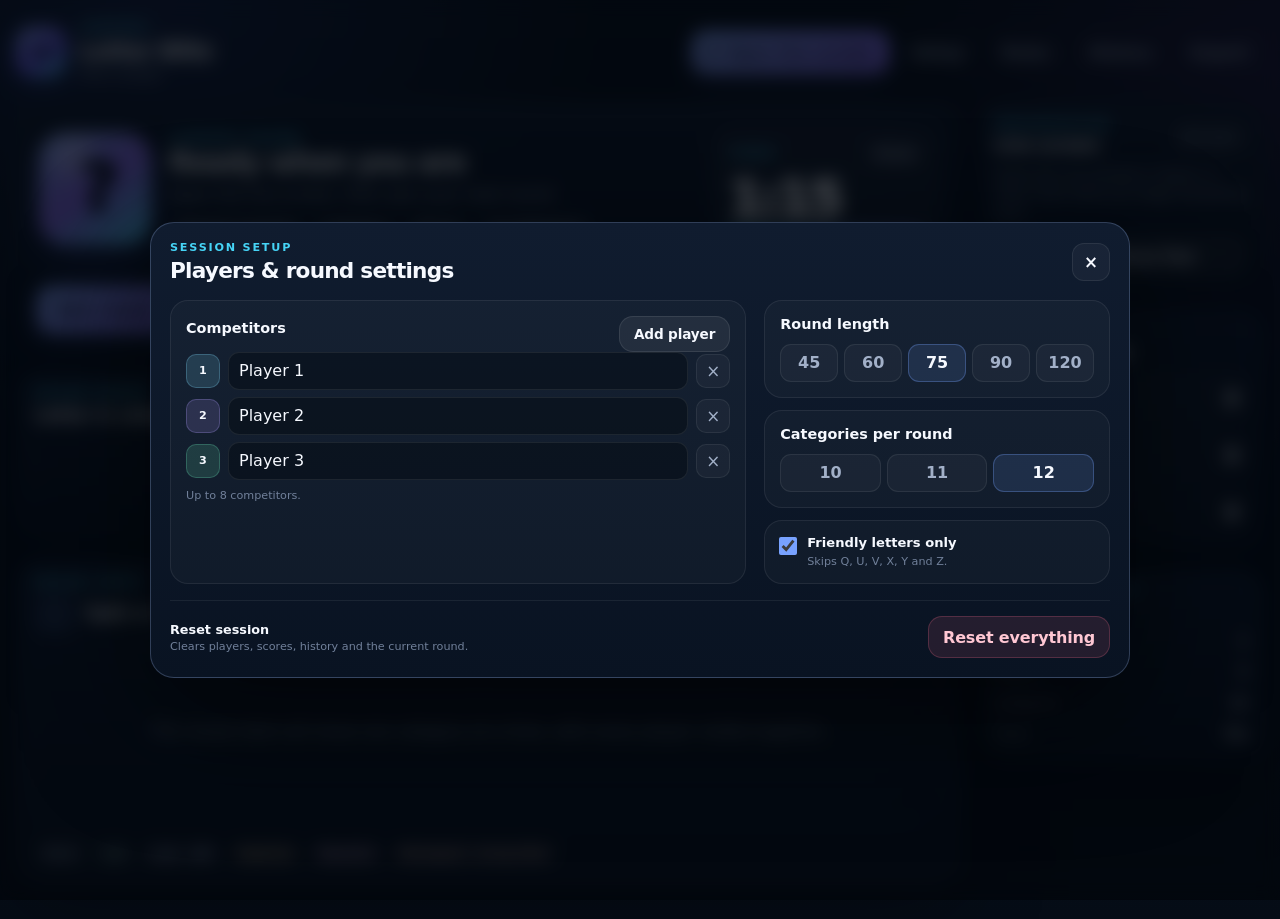
<file: index.html>
<!DOCTYPE html>
<html lang="en-GB">
<head>
  <meta charset="UTF-8" />
  <meta name="viewport" content="width=device-width, initial-scale=1.0" />
  <title>Letter Blitz Control</title>
  <meta name="description" content="Letter Blitz host control screen." />
  <link rel="stylesheet" href="styles.css" />
</head>
<body>
  <div class="app-shell">
    <header class="topbar">
      <div class="brand">
        <div class="brand-mark" aria-hidden="true"><span>LB</span></div>
        <div class="brand-copy">
          <p class="eyebrow">Control</p>
          <h1>Letter Blitz</h1>
          <p>Host cockpit</p>
        </div>
      </div>

      <div class="topbar-actions">
        <button id="openLiveBtn" class="btn primary live-button" type="button">
          <span class="live-dot" aria-hidden="true"></span>
          <span>Open live screen</span>
        </button>
        <button id="openSetupBtn" class="btn ghost" type="button">Setup</button>
        <button id="openRulesBtn" class="btn ghost" type="button">Rules</button>
        <button id="openHistoryBtn" class="btn ghost" type="button">History</button>
        <button id="exportSummaryBtn" class="btn ghost" type="button">Export</button>
      </div>
    </header>

    <main class="control-layout">
      <div class="control-main">
        <section class="round-console panel">
          <div class="round-console-grid">
            <div class="round-identity">
              <div id="roundLetter" class="letter-tile" aria-live="polite">?</div>
              <div class="round-copy">
                <p class="eyebrow">Current round</p>
                <h2 id="roundTitle">Ready when you are</h2>
                <p id="roundSubtitle">Open the live screen, then spin your next round.</p>
                <div id="roundMeta" class="round-meta"></div>
              </div>
            </div>

            <div id="timerCard" class="timer-console">
              <div class="timer-label-row">
                <span class="eyebrow">Timer</span>
                <span id="timerStatus" class="status-pill">Ready</span>
              </div>
              <div id="timerValue" class="timer-value">1:15</div>
              <div id="timerBar" class="timer-bar"><span></span></div>
            </div>
          </div>

          <div class="round-actions">
            <button id="spinRoundBtn" class="btn primary big" type="button">Spin round</button>
            <button id="startPauseTimerBtn" class="btn soft big" type="button">Start timer</button>
            <button id="resetTimerBtn" class="btn ghost big" type="button">Reset timer</button>
            <button id="finaliseRoundBtn" class="btn success big push-right" type="button">Finalise round</button>
          </div>
        </section>

        <section class="category-panel panel">
          <div class="section-heading compact-heading">
            <div>
              <p class="eyebrow">Round board</p>
              <h2>Letter & categories</h2>
            </div>
            <div id="categoryBankStatus" class="quiet-status"></div>
          </div>
          <div id="categoryRail" class="category-rail" aria-live="polite"></div>
        </section>

        <section class="scoring-panel panel">
          <div class="scoring-heading">
            <div>
              <p class="eyebrow">Reveal desk</p>
              <div class="category-focus-title">
                <span id="activeCategoryNumber">--</span>
                <h2 id="activeCategoryTitle">Spin a round to begin</h2>
              </div>
            </div>
            <div class="category-nav">
              <button id="prevCategoryBtn" class="icon-btn" type="button" aria-label="Previous category">←</button>
              <span id="categoryProgress">0 / 0</span>
              <button id="nextCategoryBtn" class="icon-btn" type="button" aria-label="Next category">→</button>
            </div>
          </div>

          <div id="answerGrid" class="answer-grid"></div>

          <div class="score-legend" aria-label="Scoring legend">
            <span class="legend-item blank">Blank</span>
            <span class="legend-item valid">1 pt</span>
            <span class="legend-item alliteration">2 pts · allit</span>
            <span class="legend-item duplicate">Duplicate</span>
            <span class="legend-item repeat">Repeated</span>
            <span class="legend-item invalid">Redcapped / wrong letter</span>
          </div>
        </section>
      </div>

      <aside class="control-sidebar">
        <section class="panel sidebar-panel live-link-panel">
          <div class="sidebar-head">
            <div>
              <p class="eyebrow">Presentation</p>
              <h2>Live screen</h2>
            </div>
            <span id="liveConnectionBadge" class="connection-badge">Not open</span>
          </div>
          <p class="sidebar-copy">Share the Live window in Teams. It stays clean while you judge everything here.</p>
          <button id="openLiveSidebarBtn" class="btn soft full" type="button">Open / focus live</button>
        </section>

        <section class="panel sidebar-panel leaderboard-panel">
          <div class="sidebar-head">
            <div>
              <p class="eyebrow">Standings</p>
              <h2>Session scores</h2>
            </div>
          </div>
          <div id="leaderboardList" class="leaderboard-list"></div>
        </section>

        <section class="panel sidebar-panel quick-panel">
          <div class="sidebar-head">
            <div>
              <p class="eyebrow">Round snapshot</p>
              <h2>At a glance</h2>
            </div>
          </div>
          <div id="roundSnapshot" class="snapshot-list"></div>
        </section>
      </aside>
    </main>
  </div>

  <div id="setupModal" class="modal" hidden>
    <section class="modal-card setup-modal-card" role="dialog" aria-modal="true" aria-labelledby="setupTitle">
      <div class="modal-head">
        <div>
          <p class="eyebrow">Session setup</p>
          <h2 id="setupTitle">Players & round settings</h2>
        </div>
        <button id="closeSetupBtn" class="icon-btn" type="button" aria-label="Close setup">×</button>
      </div>

      <div class="setup-grid">
        <div class="setup-section players-section">
          <div class="setup-section-head">
            <h3>Competitors</h3>
            <button id="addPlayerBtn" class="btn soft small" type="button">Add player</button>
          </div>
          <div id="playerList" class="player-list"></div>
          <p class="helper">Up to 8 competitors.</p>
        </div>

        <div class="setup-options">
          <div class="setup-section">
            <h3>Round length</h3>
            <div id="roundLengthSegment" class="segmented five" role="group" aria-label="Round length">
              <button class="segment-btn" data-action="set-round-seconds" data-value="45" type="button">45</button>
              <button class="segment-btn" data-action="set-round-seconds" data-value="60" type="button">60</button>
              <button class="segment-btn" data-action="set-round-seconds" data-value="75" type="button">75</button>
              <button class="segment-btn" data-action="set-round-seconds" data-value="90" type="button">90</button>
              <button class="segment-btn" data-action="set-round-seconds" data-value="120" type="button">120</button>
            </div>
          </div>

          <div class="setup-section">
            <h3>Categories per round</h3>
            <div id="categoryCountSegment" class="segmented" role="group" aria-label="Category count">
              <button class="segment-btn" data-action="set-category-count" data-value="10" type="button">10</button>
              <button class="segment-btn" data-action="set-category-count" data-value="11" type="button">11</button>
              <button class="segment-btn" data-action="set-category-count" data-value="12" type="button">12</button>
            </div>
          </div>

          <label class="toggle-row">
            <input id="friendlyLettersToggle" type="checkbox" />
            <span>
              <strong>Friendly letters only</strong>
              <small>Skips Q, U, V, X, Y and Z.</small>
            </span>
          </label>
        </div>
      </div>

      <div class="modal-footer danger-zone">
        <div>
          <strong>Reset session</strong>
          <span>Clears players, scores, history and the current round.</span>
        </div>
        <button id="resetSessionBtn" class="btn danger" type="button">Reset everything</button>
      </div>
    </section>
  </div>

  <div id="rulesModal" class="modal" hidden>
    <section class="modal-card" role="dialog" aria-modal="true" aria-labelledby="rulesTitle">
      <div class="modal-head">
        <div>
          <p class="eyebrow">How scoring works</p>
          <h2 id="rulesTitle">Letter Blitz rules</h2>
        </div>
        <button id="closeRulesBtn" class="icon-btn" type="button" aria-label="Close rules">×</button>
      </div>
      <ol class="rules-list">
        <li>Blank, wrong-letter or Redcapped answers score 0.</li>
        <li>If multiple players give the same accepted answer in one category, every duplicate scores 0.</li>
        <li>If one player repeats the same accepted answer across categories in the same round, every repeat scores 0.</li>
        <li>A unique valid answer scores 1 point.</li>
        <li>A unique valid alliterative answer scores 2 points.</li>
        <li>Friendly letters mode skips Q, U, V, X, Y and Z.</li>
      </ol>
    </section>
  </div>

  <div id="historyModal" class="modal" hidden>
    <section class="modal-card history-modal-card" role="dialog" aria-modal="true" aria-labelledby="historyTitle">
      <div class="modal-head">
        <div>
          <p class="eyebrow">Archive</p>
          <h2 id="historyTitle">Finalised rounds</h2>
        </div>
        <button id="closeHistoryBtn" class="icon-btn" type="button" aria-label="Close history">×</button>
      </div>
      <div id="historyList" class="history-list"></div>
    </section>
  </div>

  <div id="redcapOverlay" class="redcap-overlay" hidden aria-hidden="true">
    <div class="redcap-flash">
      <img id="redcapImage" alt="" />
      <div class="redcap-stamp">REDCAPPED</div>
    </div>
  </div>

  <script src="app.js"></script>
</body>
</html>
</file>
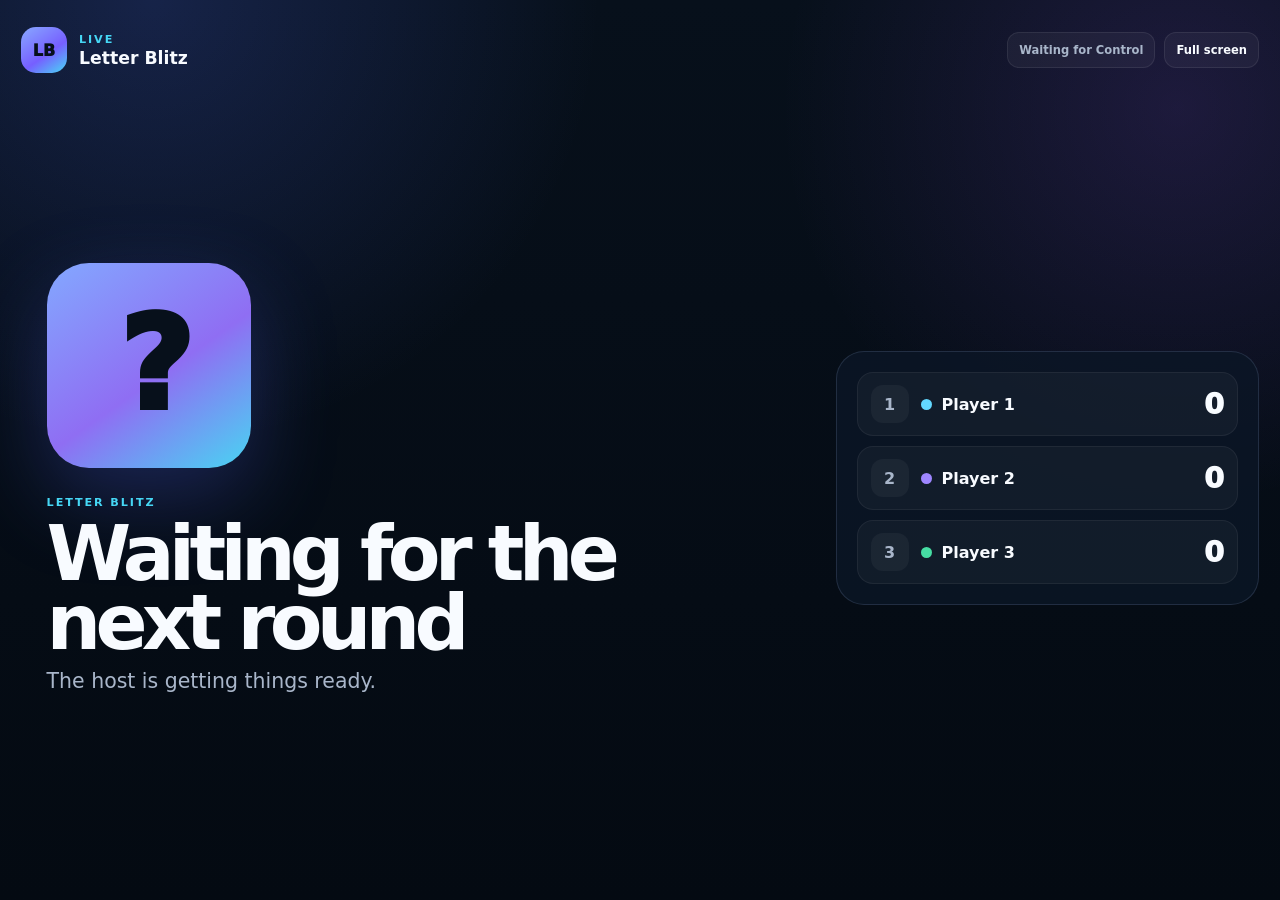
<file: live.html>
<!DOCTYPE html>
<html lang="en-GB">
<head>
  <meta charset="UTF-8" />
  <meta name="viewport" content="width=device-width, initial-scale=1.0" />
  <title>Letter Blitz Live</title>
  <meta name="description" content="Letter Blitz audience presentation screen." />
  <link rel="stylesheet" href="live.css" />
  <style>:root{--player-1:#63d8ff;--player-2:#9e86ff;--player-3:#46dda3;--player-4:#ffc36d;--player-5:#ff7da8;--player-6:#91ef76;--player-7:#ff946f;--player-8:#66a7ff}</style>
</head>
<body>
  <main class="live-shell">
    <header class="live-topbar">
      <div class="live-brand">
        <div class="brand-mark">LB</div>
        <div>
          <span class="eyebrow">Live</span>
          <strong>Letter Blitz</strong>
        </div>
      </div>
      <div class="live-actions">
        <span id="syncStatus" class="sync-status">Waiting for Control</span>
        <button id="fullscreenBtn" class="fullscreen-btn" type="button">Full screen</button>
      </div>
    </header>

    <section id="waitingView" class="live-view waiting-view">
      <div class="waiting-hero">
        <div class="waiting-orb">?</div>
        <p class="eyebrow">Letter Blitz</p>
        <h1>Waiting for the next round</h1>
        <p>The host is getting things ready.</p>
      </div>
      <div id="waitingLeaderboard" class="waiting-leaderboard"></div>
    </section>

    <section id="roundView" class="live-view round-view" hidden>
      <div class="round-live-grid">
        <div class="round-live-letter-card">
          <div class="round-live-kicker">Round <span id="liveRoundNumber">1</span></div>
          <div id="liveLetter" class="round-live-letter">?</div>
          <div class="round-live-label">Your letter</div>
        </div>

        <div class="round-live-main">
          <div class="round-live-head">
            <div>
              <p class="eyebrow">Your categories</p>
              <h1>Make every answer count.</h1>
            </div>
            <div id="liveTimerCard" class="live-timer-card">
              <span id="liveTimerStatus">Ready</span>
              <strong id="liveTimerValue">1:15</strong>
            </div>
          </div>
          <div id="liveCategoryGrid" class="live-category-grid"></div>
        </div>
      </div>
    </section>

    <section id="revealView" class="live-view reveal-view" hidden>
      <div class="reveal-head">
        <div class="reveal-letter"><span id="revealLetter">?</span></div>
        <div class="reveal-title-wrap">
          <p id="revealProgress" class="eyebrow">Category 1 of 12</p>
          <h1 id="revealCategory">Category</h1>
        </div>
      </div>
      <div id="revealGrid" class="reveal-grid"></div>
      <div id="revealCategoryDots" class="reveal-dots"></div>
    </section>

    <section id="resultsView" class="live-view results-view" hidden>
      <div class="results-heading">
        <p class="eyebrow">Round complete</p>
        <h1 id="resultsTitle">Scores locked in</h1>
        <p id="resultsSubtitle">Here’s what that round did to the table.</p>
      </div>
      <div class="results-grid">
        <div class="results-panel">
          <h2>This round</h2>
          <div id="roundResultsList" class="round-results-list"></div>
        </div>
        <div class="results-panel standings-panel">
          <h2>Session standings</h2>
          <div id="resultsLeaderboard" class="results-leaderboard"></div>
        </div>
      </div>
    </section>
  </main>

  <div id="liveRedcapOverlay" class="redcap-overlay" hidden aria-hidden="true">
    <div class="redcap-flash">
      <img id="liveRedcapImage" alt="" />
      <div class="redcap-stamp">REDCAPPED</div>
    </div>
  </div>

  <script src="live.js"></script>
</body>
</html>
</file>
<file: styles.css>
:root {
  --bg: #07101c;
  --bg-deep: #040a12;
  --panel: rgba(13, 22, 38, 0.94);
  --panel-2: rgba(17, 29, 49, 0.92);
  --panel-3: rgba(255,255,255,0.045);
  --line: rgba(170, 199, 255, 0.13);
  --line-strong: rgba(170, 199, 255, 0.24);
  --text: #f6f9ff;
  --muted: #a2b0c8;
  --soft: #71809a;
  --accent: #78a2ff;
  --accent-2: #9d75ff;
  --cyan: #46d4f6;
  --success: #48dda3;
  --warning: #ffbf69;
  --danger: #ff6d8c;
  --invalid: #ff8d69;
  --repeat: #ff77d4;
  --shadow: 0 24px 80px rgba(0,0,0,0.34);
  --radius-xl: 28px;
  --radius-lg: 22px;
  --radius-md: 16px;
  --player-1: #63d8ff;
  --player-2: #9e86ff;
  --player-3: #46dda3;
  --player-4: #ffc36d;
  --player-5: #ff7da8;
  --player-6: #91ef76;
  --player-7: #ff946f;
  --player-8: #66a7ff;
  --font: Inter, ui-sans-serif, system-ui, -apple-system, BlinkMacSystemFont, "Segoe UI", sans-serif;
}

* { box-sizing: border-box; }
html { scroll-behavior: smooth; }
body {
  margin: 0;
  min-height: 100vh;
  background:
    radial-gradient(circle at 12% 0%, rgba(86, 119, 255, 0.18), transparent 31%),
    radial-gradient(circle at 100% 8%, rgba(161, 91, 255, 0.14), transparent 27%),
    linear-gradient(180deg, #07101c 0%, #07111f 52%, #050c16 100%);
  color: var(--text);
  font-family: var(--font);
}
body::before {
  content: "";
  position: fixed;
  inset: 0;
  pointer-events: none;
  opacity: .2;
  background-image:
    linear-gradient(rgba(255,255,255,.025) 1px, transparent 1px),
    linear-gradient(90deg, rgba(255,255,255,.025) 1px, transparent 1px);
  background-size: 44px 44px;
  mask-image: radial-gradient(circle at 50% 35%, #000 0 38%, transparent 82%);
}
button, input { font: inherit; }
button { cursor: pointer; }
button:focus-visible, input:focus-visible { outline: 3px solid rgba(120,162,255,.32); outline-offset: 2px; }

.app-shell { position: relative; z-index: 1; width: min(1840px, calc(100% - 32px)); margin: 0 auto; padding: 18px 0 34px; }
.topbar { min-height: 68px; display: flex; align-items: center; justify-content: space-between; gap: 18px; margin-bottom: 16px; }
.brand { display: flex; align-items: center; gap: 13px; min-width: 0; }
.brand-mark { width: 50px; height: 50px; display: grid; place-items: center; border-radius: 17px; flex: 0 0 auto; background: linear-gradient(145deg, #89a8ff, #715cff 56%, #47d9f7); color: #06101d; box-shadow: 0 10px 32px rgba(75, 110, 255, .27), inset 0 1px rgba(255,255,255,.55); font-weight: 950; letter-spacing: -.04em; }
.brand-copy { min-width: 0; }
.brand-copy h1 { margin: 0; font-size: 1.45rem; line-height: 1; letter-spacing: -.045em; }
.brand-copy p:last-child { margin: 5px 0 0; color: var(--muted); font-size: .83rem; }
.eyebrow { margin: 0 0 5px; color: var(--cyan); font-size: .7rem; line-height: 1; font-weight: 850; letter-spacing: .16em; text-transform: uppercase; }
.topbar-actions { display: flex; flex-wrap: wrap; gap: 8px; justify-content: flex-end; }

.btn { min-height: 42px; border: 1px solid rgba(255,255,255,.085); border-radius: 14px; padding: 0 14px; background: rgba(255,255,255,.045); color: var(--text); font-weight: 760; letter-spacing: -.01em; transition: transform .16s ease, background .16s ease, border-color .16s ease, opacity .16s ease; }
.btn:hover:not(:disabled) { transform: translateY(-1px); border-color: rgba(255,255,255,.16); background: rgba(255,255,255,.075); }
.btn:disabled { opacity: .38; cursor: not-allowed; transform: none; }
.btn.primary { background: linear-gradient(135deg, #86a9ff, #8c6fff); border-color: rgba(151,176,255,.42); color: #07101c; box-shadow: 0 12px 30px rgba(92, 111, 255, .17); }
.btn.success { background: linear-gradient(135deg, #49dda6, #47c7ed); border-color: rgba(91,231,181,.4); color: #05100f; }
.btn.danger { background: rgba(255,109,140,.11); color: #ffc7d3; border-color: rgba(255,109,140,.22); }
.btn.soft { background: rgba(255,255,255,.065); }
.btn.ghost { background: transparent; color: var(--muted); }
.btn.big { min-height: 47px; padding-inline: 17px; }
.btn.small { min-height: 36px; font-size: .85rem; }
.btn.full { width: 100%; }
.push-right { margin-left: auto; }
.live-button { display: inline-flex; gap: 9px; align-items: center; }
.live-dot { width: 9px; height: 9px; border-radius: 50%; background: #03100d; box-shadow: 0 0 0 4px rgba(0,0,0,.1); }
.live-button.is-connected .live-dot { background: #0c6; }

.control-layout { display: grid; grid-template-columns: minmax(0,1fr) 318px; gap: 16px; align-items: start; }
.control-main { display: grid; gap: 16px; min-width: 0; }
.control-sidebar { display: grid; gap: 14px; position: sticky; top: 14px; }
.panel { background: linear-gradient(180deg, rgba(17,29,49,.95), rgba(9,18,32,.95)); border: 1px solid var(--line); border-radius: var(--radius-xl); box-shadow: var(--shadow); overflow: hidden; backdrop-filter: blur(18px); }

.round-console { padding: 20px; }
.round-console-grid { display: grid; grid-template-columns: minmax(0,1fr) 230px; gap: 16px; align-items: stretch; }
.round-identity { min-width: 0; display: flex; align-items: center; gap: 18px; padding: 2px; }
.letter-tile { width: 112px; height: 112px; border-radius: 27px; flex: 0 0 auto; display: grid; place-items: center; color: #07111c; font-size: 4.2rem; line-height: 1; font-weight: 950; letter-spacing: -.09em; background: radial-gradient(circle at 30% 20%, rgba(255,255,255,.38), transparent 27%), linear-gradient(145deg, #84a9ff 0%, #8e6ef5 50%, #48d5f6 100%); border: 1px solid rgba(255,255,255,.26); box-shadow: inset 0 1px rgba(255,255,255,.42), 0 20px 38px rgba(87,106,246,.22); }
.letter-tile.is-spinning { animation: letterPulse .16s ease-in-out infinite alternate; }
.round-copy { min-width: 0; }
.round-copy h2 { margin: 0; font-size: clamp(1.65rem,2.2vw,2.45rem); line-height: 1.02; letter-spacing: -.052em; white-space: nowrap; overflow: hidden; text-overflow: ellipsis; }
.round-copy > p:not(.eyebrow) { margin: 7px 0 0; color: var(--muted); }
.round-meta { display: flex; flex-wrap: wrap; gap: 7px; margin-top: 12px; }
.meta-pill { display: inline-flex; align-items: center; min-height: 29px; padding: 0 10px; border: 1px solid rgba(255,255,255,.07); border-radius: 999px; background: rgba(255,255,255,.045); color: #c5d0e2; font-size: .77rem; font-weight: 690; }
.timer-console { border-radius: 22px; padding: 16px; background: rgba(255,255,255,.04); border: 1px solid rgba(255,255,255,.08); display: flex; flex-direction: column; justify-content: space-between; min-height: 116px; }
.timer-label-row { display: flex; align-items: center; justify-content: space-between; gap: 8px; }
.timer-label-row .eyebrow { margin: 0; }
.status-pill { display: inline-flex; align-items: center; min-height: 27px; padding: 0 9px; border-radius: 999px; background: rgba(255,255,255,.055); color: var(--muted); font-size: .72rem; font-weight: 780; }
.timer-value { margin: 9px 0 8px; font-size: 3.15rem; line-height: .94; font-weight: 920; letter-spacing: -.07em; }
.timer-bar { height: 7px; background: rgba(255,255,255,.07); border-radius: 999px; overflow: hidden; }
.timer-bar span { display: block; width: 100%; height: 100%; border-radius: inherit; background: linear-gradient(90deg, #47d4f4, #8577ff); transition: width .35s ease; }
.timer-console.is-urgent { border-color: rgba(255,191,105,.38); }
.timer-console.is-timeup { border-color: rgba(255,109,140,.44); box-shadow: inset 0 0 0 1px rgba(255,109,140,.12); }
.round-actions { display: flex; align-items: center; gap: 9px; flex-wrap: wrap; margin-top: 15px; padding-top: 15px; border-top: 1px solid rgba(255,255,255,.065); }

.category-panel { padding: 17px 18px 18px; overflow: visible; }
.section-heading, .sidebar-head, .setup-section-head { display: flex; align-items: center; justify-content: space-between; gap: 12px; }
.section-heading h2, .sidebar-head h2 { margin: 0; font-size: 1.08rem; letter-spacing: -.03em; }
.compact-heading { margin-bottom: 12px; }
.quiet-status { color: var(--soft); font-size: .76rem; }
.quiet-status.is-error { color: #ffabc0; }
.category-rail { display: grid; grid-template-columns: repeat(6, minmax(0, 1fr)); gap: 8px; }
.category-chip { min-width: 0; min-height: 54px; display: grid; grid-template-columns: 30px minmax(0,1fr); gap: 8px; align-items: center; padding: 8px 9px; border: 1px solid rgba(255,255,255,.075); border-radius: 14px; background: rgba(255,255,255,.035); color: var(--text); text-align: left; transition: border-color .15s ease, background .15s ease, transform .15s ease; }
.category-chip:hover:not(:disabled) { transform: translateY(-1px); border-color: rgba(255,255,255,.15); background: rgba(255,255,255,.055); }
.category-chip.is-active { border-color: rgba(120,162,255,.47); background: linear-gradient(180deg, rgba(120,162,255,.16), rgba(120,162,255,.075)); box-shadow: inset 0 0 0 1px rgba(120,162,255,.08); }
.category-chip:disabled { cursor: default; opacity: .55; }
.category-chip-number { width: 30px; height: 30px; display: grid; place-items: center; border-radius: 9px; background: rgba(124,156,255,.12); color: #d9e2ff; font-size: .7rem; font-weight: 850; }
.category-chip-name { min-width: 0; color: #eaf0fb; font-size: .76rem; line-height: 1.18; font-weight: 720; overflow: hidden; display: -webkit-box; -webkit-line-clamp: 2; -webkit-box-orient: vertical; }
.category-chip-entered { grid-column: 2; color: var(--soft); font-size: .64rem; margin-top: -3px; }
.category-empty { grid-column: 1 / -1; min-height: 86px; display: grid; place-items: center; border: 1px dashed rgba(255,255,255,.1); border-radius: 16px; color: var(--muted); font-size: .88rem; }

.scoring-panel { padding: 18px; }
.scoring-heading { display: flex; align-items: center; justify-content: space-between; gap: 14px; margin-bottom: 13px; }
.category-focus-title { display: flex; align-items: center; gap: 10px; }
.category-focus-title > span { min-width: 40px; height: 40px; padding-inline: 7px; border-radius: 12px; display: grid; place-items: center; background: rgba(120,162,255,.15); border: 1px solid rgba(120,162,255,.23); color: #d8e1ff; font-size: .78rem; font-weight: 880; }
.category-focus-title h2 { margin: 0; font-size: clamp(1.15rem,1.5vw,1.48rem); letter-spacing: -.035em; }
.category-nav { display: flex; align-items: center; gap: 9px; color: var(--muted); font-size: .82rem; font-weight: 740; }
.icon-btn { width: 38px; height: 38px; display: grid; place-items: center; padding: 0; border-radius: 12px; border: 1px solid rgba(255,255,255,.08); background: rgba(255,255,255,.04); color: var(--text); font-size: 1.05rem; font-weight: 850; }
.icon-btn:disabled { opacity: .32; cursor: not-allowed; }
.answer-grid { display: grid; grid-template-columns: repeat(4, minmax(0,1fr)); gap: 9px; }
.answer-card { --player: var(--accent); min-width: 0; min-height: 121px; padding: 11px; border-radius: 17px; border: 1px solid rgba(255,255,255,.075); background: rgba(255,255,255,.032); transition: border-color .14s ease, background .14s ease, box-shadow .14s ease; }
.answer-card:focus-within { border-color: color-mix(in srgb, var(--player) 55%, rgba(255,255,255,.1)); box-shadow: 0 0 0 3px color-mix(in srgb, var(--player) 12%, transparent); }
.answer-card.state-valid { background: rgba(72,221,163,.07); border-color: rgba(72,221,163,.2); }
.answer-card.state-alliteration { background: rgba(120,162,255,.1); border-color: rgba(120,162,255,.26); }
.answer-card.state-duplicate { background: rgba(255,191,105,.08); border-color: rgba(255,191,105,.24); }
.answer-card.state-repeat { background: rgba(255,119,212,.075); border-color: rgba(255,119,212,.24); }
.answer-card.state-invalid { background: rgba(255,141,105,.075); border-color: rgba(255,141,105,.24); }
.answer-card-head { display: flex; align-items: center; justify-content: space-between; gap: 8px; margin-bottom: 8px; }
.answer-player { min-width: 0; display: flex; align-items: center; gap: 8px; font-size: .8rem; font-weight: 800; }
.player-dot { width: 9px; height: 9px; border-radius: 50%; background: var(--player); box-shadow: 0 0 0 4px color-mix(in srgb, var(--player) 13%, transparent); flex: 0 0 auto; }
.answer-player span:last-child { white-space: nowrap; overflow: hidden; text-overflow: ellipsis; }
.status-badge { flex: 0 0 auto; min-height: 24px; display: inline-flex; align-items: center; padding: 0 7px; border-radius: 999px; font-size: .64rem; font-weight: 830; border: 1px solid rgba(255,255,255,.07); color: var(--muted); background: rgba(255,255,255,.04); }
.badge-valid { color: #a9f2d3; background: rgba(72,221,163,.1); border-color: rgba(72,221,163,.19); }
.badge-alliteration { color: #d4ddff; background: rgba(120,162,255,.13); border-color: rgba(120,162,255,.22); }
.badge-duplicate { color: #ffd6a1; background: rgba(255,191,105,.1); border-color: rgba(255,191,105,.2); }
.badge-repeat { color: #ffc9ef; background: rgba(255,119,212,.1); border-color: rgba(255,119,212,.2); }
.badge-invalid { color: #ffc9b9; background: rgba(255,141,105,.1); border-color: rgba(255,141,105,.2); }
.answer-input-row { display: grid; grid-template-columns: minmax(0,1fr) auto; gap: 7px; }
.answer-input { width: 100%; min-width: 0; min-height: 42px; padding: 0 10px; border-radius: 12px; border: 1px solid rgba(255,255,255,.08); background: rgba(3,9,16,.54); color: var(--text); outline: none; font-size: .91rem; }
.answer-input::placeholder { color: rgba(162,176,200,.42); }
.answer-input:disabled { opacity: .64; }
.redcap-btn { min-width: 68px; min-height: 42px; border: 1px solid rgba(255,255,255,.08); border-radius: 12px; background: rgba(255,255,255,.04); color: var(--muted); font-size: .7rem; font-weight: 830; }
.redcap-btn:hover:not(:disabled) { color: #ffd3dd; border-color: rgba(255,109,140,.26); background: rgba(255,109,140,.09); }
.redcap-btn.is-active { background: rgba(255,109,140,.14); border-color: rgba(255,109,140,.3); color: #ffd0da; }
.redcap-btn:disabled { opacity: .35; cursor: not-allowed; }
.answer-points { margin-top: 8px; min-height: 16px; color: var(--soft); font-size: .66rem; }
.answer-empty { grid-column: 1 / -1; min-height: 170px; display: grid; place-items: center; text-align: center; border: 1px dashed rgba(255,255,255,.1); border-radius: 18px; color: var(--muted); }
.score-legend { display: flex; flex-wrap: wrap; gap: 6px; margin-top: 12px; padding-top: 12px; border-top: 1px solid rgba(255,255,255,.06); }
.legend-item { min-height: 25px; padding: 0 8px; display: inline-flex; align-items: center; border: 1px solid rgba(255,255,255,.06); border-radius: 999px; font-size: .66rem; font-weight: 790; color: var(--muted); background: rgba(255,255,255,.035); }
.legend-item.valid { color: #a9f2d3; }.legend-item.alliteration { color:#d4ddff; }.legend-item.duplicate{color:#ffd6a1}.legend-item.repeat{color:#ffc9ef}.legend-item.invalid{color:#ffc9b9}

.sidebar-panel { padding: 16px; }
.sidebar-copy { margin: 10px 0 13px; color: var(--muted); font-size: .8rem; line-height: 1.5; }
.connection-badge { min-height: 26px; padding: 0 9px; display: inline-flex; align-items: center; border-radius: 999px; background: rgba(255,255,255,.05); color: var(--soft); border: 1px solid rgba(255,255,255,.07); font-size: .67rem; font-weight: 800; }
.connection-badge.is-connected { color: #aaf0d2; border-color: rgba(72,221,163,.18); background: rgba(72,221,163,.08); }
.leaderboard-list { display: grid; gap: 7px; margin-top: 12px; }
.leader-row { --player: var(--accent); display: grid; grid-template-columns: 25px minmax(0,1fr) auto; gap: 9px; align-items: center; padding: 9px 9px; border-radius: 13px; border: 1px solid rgba(255,255,255,.065); background: rgba(255,255,255,.028); }
.leader-rank { width: 25px; height: 25px; display:grid; place-items:center; border-radius: 8px; color: var(--soft); background: rgba(255,255,255,.04); font-size:.67rem; font-weight:840; }
.leader-main { min-width:0; }
.leader-name { display:flex; align-items:center; gap:7px; min-width:0; font-size:.78rem; font-weight:800; }
.leader-name strong { white-space:nowrap; overflow:hidden; text-overflow:ellipsis; }
.leader-round { margin-top:3px; color:var(--soft); font-size:.64rem; }
.leader-total { font-size:1.12rem; line-height:1; font-weight:920; letter-spacing:-.04em; }
.snapshot-list { display:grid; gap:8px; margin-top:12px; }
.snapshot-row { display:flex; justify-content:space-between; gap:12px; padding-bottom:8px; border-bottom:1px solid rgba(255,255,255,.055); color:var(--muted); font-size:.74rem; }
.snapshot-row:last-child { border-bottom:0; padding-bottom:0; }
.snapshot-row strong { color:var(--text); font-weight:800; text-align:right; }

.modal { position: fixed; inset: 0; z-index: 50; display:grid; place-items:center; padding:20px; background:rgba(2,6,12,.74); backdrop-filter:blur(9px); }
.modal[hidden] { display:none; }
.modal-card { width:min(720px,96vw); max-height:88vh; overflow:auto; padding:19px; border-radius:24px; border:1px solid var(--line-strong); background:linear-gradient(180deg,#101c2f,#091322); box-shadow:0 40px 120px rgba(0,0,0,.55); }
.setup-modal-card { width:min(980px,96vw); }
.history-modal-card { width:min(880px,96vw); }
.modal-head { display:flex; align-items:center; justify-content:space-between; gap:14px; margin-bottom:17px; }
.modal-head h2 { margin:0; font-size:1.35rem; letter-spacing:-.035em; }
.setup-grid { display:grid; grid-template-columns:minmax(0,1.25fr) minmax(280px,.75fr); gap:18px; }
.setup-section { padding:15px; border:1px solid rgba(255,255,255,.07); border-radius:18px; background:rgba(255,255,255,.028); }
.setup-section h3 { margin:0 0 12px; font-size:.9rem; }
.setup-options { display:grid; gap:12px; align-content:start; }
.player-list { display:grid; gap:7px; }
.player-row { --player: var(--accent); display:grid; grid-template-columns:34px minmax(0,1fr) 34px; gap:8px; align-items:center; }
.player-index { width:34px; height:34px; display:grid; place-items:center; border-radius:10px; background:color-mix(in srgb,var(--player) 13%,rgba(255,255,255,.03)); border:1px solid color-mix(in srgb,var(--player) 20%,rgba(255,255,255,.06)); font-size:.7rem; font-weight:850; }
.player-name-input { width:100%; min-height:38px; padding:0 10px; border-radius:11px; border:1px solid rgba(255,255,255,.075); background:rgba(3,9,16,.46); color:var(--text); outline:none; }
.remove-player { width:34px; height:34px; border:1px solid rgba(255,255,255,.07); border-radius:10px; background:rgba(255,255,255,.035); color:var(--muted); font-size:1.05rem; }
.remove-player:disabled { opacity:.3; }
.helper { margin:9px 0 0; color:var(--soft); font-size:.7rem; }
.segmented { display:grid; grid-template-columns:repeat(3,minmax(0,1fr)); gap:6px; }
.segmented.five { grid-template-columns:repeat(5,minmax(0,1fr)); }
.segment-btn { min-height:38px; border-radius:11px; border:1px solid rgba(255,255,255,.075); background:rgba(255,255,255,.035); color:var(--muted); font-weight:800; }
.segment-btn.is-selected { color:var(--text); border-color:rgba(120,162,255,.3); background:rgba(120,162,255,.13); }
.toggle-row { display:flex; gap:10px; align-items:flex-start; padding:14px; border:1px solid rgba(255,255,255,.07); border-radius:18px; background:rgba(255,255,255,.028); cursor:pointer; }
.toggle-row input { width:18px; height:18px; margin:2px 0 0; accent-color:var(--accent); }
.toggle-row span { display:grid; gap:4px; }
.toggle-row strong { font-size:.82rem; }.toggle-row small { color:var(--soft); font-size:.7rem; line-height:1.4; }
.danger-zone { margin-top:16px; padding-top:15px; border-top:1px solid rgba(255,255,255,.065); display:flex; align-items:center; justify-content:space-between; gap:15px; }
.danger-zone > div { display:grid; gap:3px; }.danger-zone strong { font-size:.8rem; }.danger-zone span { color:var(--soft); font-size:.7rem; }
.rules-list { margin:0; padding-left:20px; display:grid; gap:9px; color:var(--muted); line-height:1.5; font-size:.85rem; }
.history-list { display:grid; gap:10px; }
.history-card { display:grid; gap:10px; padding:13px; border:1px solid rgba(255,255,255,.07); border-radius:16px; background:rgba(255,255,255,.028); }
.history-card-head { display:flex; justify-content:space-between; align-items:center; gap:12px; }
.history-card-head h3 { margin:0; font-size:.92rem; }.history-card-head span { width:34px;height:34px;display:grid;place-items:center;border-radius:10px;background:rgba(120,162,255,.12);font-weight:900; }
.history-categories { color:var(--soft); font-size:.7rem; line-height:1.45; }
.history-scores { display:flex; flex-wrap:wrap; gap:6px; }
.history-score { min-height:27px; padding:0 8px; display:inline-flex; align-items:center; gap:6px; border-radius:999px; background:rgba(255,255,255,.04); border:1px solid rgba(255,255,255,.06); color:var(--muted); font-size:.68rem; }
.history-score strong { color:var(--text); }
.placeholder { color:var(--soft); font-size:.78rem; line-height:1.5; }

.redcap-overlay { position:fixed; inset:0; z-index:90; display:grid; place-items:center; pointer-events:none; background:rgba(26,0,6,.2); backdrop-filter:blur(2px); }
.redcap-overlay[hidden] { display:none; }
.redcap-flash { position:relative; width:min(560px,82vw); animation:redcapIn .22s cubic-bezier(.2,.8,.2,1) both; }
.redcap-flash img { display:block; width:100%; max-height:66vh; object-fit:contain; filter:drop-shadow(0 28px 54px rgba(0,0,0,.5)); }
.redcap-stamp { position:absolute; left:50%; bottom:5%; transform:translateX(-50%) rotate(-3deg); padding:8px 14px; border:3px solid #ff496e; border-radius:8px; color:#fff4f6; background:rgba(114,4,28,.84); font-size:clamp(1rem,3vw,2rem); font-weight:950; letter-spacing:.1em; box-shadow:0 6px 20px rgba(0,0,0,.35); }

@keyframes letterPulse { from { transform:scale(1); filter:saturate(1); } to { transform:scale(1.035); filter:saturate(1.15) brightness(1.05); } }
@keyframes redcapIn { from { opacity:0; transform:scale(.82) rotate(-3deg); } to { opacity:1; transform:scale(1) rotate(0); } }

@media (max-width: 1480px) {
  .control-layout { grid-template-columns:minmax(0,1fr) 286px; }
  .category-rail { grid-template-columns:repeat(4,minmax(0,1fr)); }
  .answer-grid { grid-template-columns:repeat(3,minmax(0,1fr)); }
}
@media (max-width: 1120px) {
  .control-layout { grid-template-columns:1fr; }
  .control-sidebar { position:static; grid-template-columns:repeat(3,minmax(0,1fr)); }
  .answer-grid { grid-template-columns:repeat(2,minmax(0,1fr)); }
}
@media (max-width: 840px) {
  .topbar { align-items:flex-start; flex-direction:column; }
  .topbar-actions { width:100%; justify-content:flex-start; }
  .round-console-grid { grid-template-columns:1fr; }
  .timer-console { min-height:auto; }
  .category-rail { grid-template-columns:repeat(2,minmax(0,1fr)); }
  .control-sidebar { grid-template-columns:1fr; }
  .setup-grid { grid-template-columns:1fr; }
}
@media (max-width: 620px) {
  .app-shell { width:min(100% - 20px,1840px); padding-top:10px; }
  .brand-copy p:last-child { display:none; }
  .topbar-actions .btn { flex:1 1 auto; }
  .round-console,.category-panel,.scoring-panel,.sidebar-panel { border-radius:20px; }
  .round-identity { align-items:flex-start; }
  .letter-tile { width:82px; height:82px; border-radius:21px; font-size:3.15rem; }
  .round-copy h2 { white-space:normal; }
  .answer-grid { grid-template-columns:1fr; }
  .category-rail { grid-template-columns:1fr 1fr; }
  .scoring-heading { align-items:flex-start; }
  .category-focus-title { align-items:flex-start; }
  .push-right { margin-left:0; }
  .segmented.five { grid-template-columns:repeat(3,minmax(0,1fr)); }
}
@media (prefers-reduced-motion: reduce) {
  *, *::before, *::after { animation-duration:.01ms !important; animation-iteration-count:1 !important; scroll-behavior:auto !important; transition-duration:.01ms !important; }
}
</file>
<file: live.css>
:root{--bg:#050b13;--panel:#0d1828;--text:#f8fbff;--muted:#a9b6ca;--soft:#75839b;--line:rgba(176,202,255,.14);--accent:#7da4ff;--cyan:#46d7f5;--good:#47dda3;--warn:#ffc06d;--bad:#ff6c8b;--p1:#63d8ff;--p2:#9e86ff;--p3:#46dda3;--p4:#ffc36d;--p5:#ff7da8;--p6:#91ef76;--p7:#ff946f;--p8:#66a7ff;--font:Inter,ui-sans-serif,system-ui,-apple-system,BlinkMacSystemFont,"Segoe UI",sans-serif}
*{box-sizing:border-box}html,body{margin:0;min-height:100%;font-family:var(--font);color:var(--text);background:#050b13}body{min-height:100vh;background:radial-gradient(circle at 12% 0,rgba(84,112,255,.2),transparent 31%),radial-gradient(circle at 92% 12%,rgba(159,87,255,.15),transparent 28%),linear-gradient(180deg,#07101b,#040a12)}button{font:inherit;color:inherit}.live-shell{width:min(1860px,calc(100% - 42px));margin:auto;padding:20px 0 30px}.live-topbar{min-height:60px;display:flex;justify-content:space-between;align-items:center;gap:18px}.live-brand{display:flex;align-items:center;gap:12px}.brand-mark{width:46px;height:46px;border-radius:15px;display:grid;place-items:center;background:linear-gradient(145deg,#88a9ff,#765fff 58%,#48d8f5);color:#06101b;font-weight:950}.live-brand>div:last-child{display:grid;gap:2px}.live-brand strong{font-size:1.08rem}.eyebrow{margin:0;color:var(--cyan);font-size:.7rem;font-weight:850;letter-spacing:.17em;text-transform:uppercase}.live-actions{display:flex;align-items:center;gap:9px}.sync-status,.fullscreen-btn{min-height:36px;padding:0 11px;border-radius:12px;border:1px solid rgba(255,255,255,.08);background:rgba(255,255,255,.045);display:inline-flex;align-items:center;font-size:.72rem;font-weight:780}.sync-status{color:var(--muted)}.sync-status.is-connected{color:#aaf2d2;border-color:rgba(71,221,163,.2);background:rgba(71,221,163,.08)}.fullscreen-btn{cursor:pointer}
.live-view{min-height:calc(100vh - 120px);padding:22px 0 6px}.live-view[hidden]{display:none!important}.waiting-view{display:grid;grid-template-columns:minmax(0,1.3fr) minmax(330px,.7fr);gap:28px;align-items:center}.waiting-hero{padding:6vh 2vw}.waiting-orb{width:clamp(150px,16vw,230px);height:clamp(150px,16vw,230px);border-radius:42px;display:grid;place-items:center;margin-bottom:28px;background:linear-gradient(145deg,#83a8ff,#8f6ef3 55%,#48d5f2);color:#07101b;font-size:clamp(6rem,10vw,9rem);font-weight:950;letter-spacing:-.1em;box-shadow:0 30px 85px rgba(83,101,246,.28)}.waiting-hero h1{max-width:12ch;margin:10px 0 12px;font-size:clamp(3rem,6vw,6.5rem);line-height:.9;letter-spacing:-.075em}.waiting-hero>p:last-child{margin:0;color:var(--muted);font-size:clamp(1rem,1.6vw,1.4rem)}.waiting-leaderboard{display:grid;gap:10px;padding:20px;border:1px solid var(--line);border-radius:28px;background:rgba(12,23,39,.82)}.waiting-leader-row{--player:var(--accent);display:grid;grid-template-columns:38px minmax(0,1fr) auto;gap:12px;align-items:center;padding:12px 13px;border-radius:16px;background:rgba(255,255,255,.035);border:1px solid rgba(255,255,255,.06)}.waiting-rank{width:38px;height:38px;display:grid;place-items:center;border-radius:12px;background:rgba(255,255,255,.045);color:var(--muted);font-weight:850}.waiting-name{min-width:0;display:flex;align-items:center;gap:10px;font-weight:820}.player-dot{width:11px;height:11px;border-radius:50%;background:var(--player);flex:0 0 auto}.waiting-score{font-size:1.8rem;font-weight:930}
.round-live-grid{display:grid;grid-template-columns:minmax(260px,.42fr) minmax(0,1.58fr);gap:20px;min-height:calc(100vh - 150px)}.round-live-letter-card,.round-live-main,.results-panel{border:1px solid var(--line);background:linear-gradient(180deg,rgba(18,31,52,.96),rgba(8,17,31,.96));border-radius:34px}.round-live-letter-card{display:grid;align-content:center;justify-items:center;padding:24px}.round-live-kicker{color:var(--muted);font-size:1rem;font-weight:800;letter-spacing:.12em;text-transform:uppercase}.round-live-letter{margin:2vh 0;width:clamp(190px,21vw,330px);height:clamp(190px,21vw,330px);border-radius:50%;display:grid;place-items:center;background:linear-gradient(145deg,#86aaff,#8f6df1 54%,#49d6f3);color:#07101b;font-size:clamp(7rem,13vw,13rem);font-weight:950;letter-spacing:-.11em}.round-live-label{font-size:1.25rem;font-weight:820}.round-live-main{padding:25px}.round-live-head{display:flex;justify-content:space-between;align-items:flex-start;gap:22px;margin-bottom:20px}.round-live-head h1{margin:7px 0 0;font-size:clamp(2rem,3.4vw,4rem);line-height:.96;letter-spacing:-.06em}.live-timer-card{min-width:190px;padding:14px 17px;border-radius:22px;background:rgba(255,255,255,.04);border:1px solid rgba(255,255,255,.08);text-align:right}.live-timer-card span{display:block;color:var(--muted);font-size:.76rem;font-weight:800;text-transform:uppercase}.live-timer-card strong{display:block;margin-top:4px;font-size:clamp(2.7rem,5vw,5rem);line-height:.9;letter-spacing:-.08em}.live-timer-card.is-urgent{border-color:rgba(255,192,109,.42)}.live-timer-card.is-timeup{border-color:rgba(255,108,139,.46);background:rgba(255,108,139,.07)}.live-category-grid{display:grid;grid-template-columns:repeat(3,minmax(0,1fr));gap:10px}.live-category{display:grid;grid-template-columns:40px minmax(0,1fr);gap:10px;align-items:center;min-height:72px;padding:10px 12px;border:1px solid rgba(255,255,255,.075);border-radius:17px;background:rgba(255,255,255,.035)}.live-category-num{width:40px;height:40px;border-radius:12px;display:grid;place-items:center;background:rgba(125,164,255,.13);font-size:.76rem;font-weight:900}.live-category-name{font-size:clamp(.85rem,1.2vw,1.16rem);line-height:1.18;font-weight:780}
.reveal-view{display:grid;grid-template-rows:auto minmax(0,1fr) auto;gap:18px}.reveal-head{display:flex;align-items:center;gap:18px;padding-top:18px}.reveal-letter{width:94px;height:94px;border-radius:27px;display:grid;place-items:center;background:linear-gradient(145deg,#86aaff,#8e6ef4 55%,#49d6f3);color:#07101b}.reveal-letter span{font-size:4rem;font-weight:950}.reveal-title-wrap h1{margin:6px 0 0;font-size:clamp(2.3rem,4.7vw,5.4rem);line-height:.94;letter-spacing:-.07em}.reveal-grid{display:grid;grid-template-columns:repeat(4,minmax(0,1fr));gap:12px;align-content:center}.reveal-card{--player:var(--accent);min-width:0;min-height:180px;padding:17px;border-radius:24px;border:1px solid rgba(255,255,255,.08);background:rgba(255,255,255,.035);display:flex;flex-direction:column;justify-content:space-between;border-left:4px solid var(--player)}.reveal-card.valid{border-color:rgba(71,221,163,.26);border-left-color:var(--player)}.reveal-card.alliteration{background:rgba(125,164,255,.08)}.reveal-card.duplicate{background:rgba(255,192,109,.07)}.reveal-card.repeat{background:rgba(255,120,212,.07)}.reveal-card.invalid{background:rgba(255,108,139,.07)}.reveal-player{display:flex;align-items:center;gap:10px;color:var(--muted);font-size:.9rem;font-weight:830}.reveal-answer{margin:12px 0;font-size:clamp(1.25rem,2.1vw,2.35rem);line-height:1.02;font-weight:900;letter-spacing:-.045em;overflow-wrap:anywhere}.reveal-card.blank .reveal-answer{color:var(--soft);font-weight:720}.reveal-status{display:flex;justify-content:space-between;align-items:center;gap:10px}.reveal-badge{min-height:29px;padding:0 10px;display:inline-flex;align-items:center;border-radius:999px;border:1px solid rgba(255,255,255,.07);background:rgba(255,255,255,.045);color:var(--muted);font-size:.72rem;font-weight:860}.reveal-points{font-size:1.3rem;font-weight:930}.reveal-dots{display:flex;justify-content:center;gap:7px}.reveal-dot{width:9px;height:9px;border-radius:999px;background:rgba(255,255,255,.12)}.reveal-dot.is-active{width:30px;background:#88a8ff}
.results-view{display:grid;align-content:center;gap:24px}.results-heading{text-align:center}.results-heading h1{margin:8px 0 9px;font-size:clamp(3rem,6vw,7rem);line-height:.9;letter-spacing:-.08em}.results-heading>p:last-child{margin:0;color:var(--muted);font-size:clamp(1rem,1.5vw,1.3rem)}.results-grid{display:grid;grid-template-columns:minmax(0,.8fr) minmax(0,1.2fr);gap:18px}.results-panel{padding:20px;border-radius:28px}.results-panel h2{margin:0 0 14px;font-size:1.1rem;color:var(--muted)}.round-results-list,.results-leaderboard{display:grid;gap:9px}.round-result-row,.results-leader-row{--player:var(--accent);display:grid;grid-template-columns:minmax(0,1fr) auto;gap:14px;align-items:center;padding:12px 13px;border-radius:16px;background:rgba(255,255,255,.035);border:1px solid rgba(255,255,255,.06)}.result-name{display:flex;align-items:center;gap:10px;min-width:0;font-weight:820}.round-result-score{font-size:1.75rem;font-weight:930}.results-leader-row{grid-template-columns:42px minmax(0,1fr) auto}.results-rank{width:42px;height:42px;display:grid;place-items:center;border-radius:13px;background:rgba(255,255,255,.045);color:var(--muted);font-weight:900}.results-total{font-size:2rem;font-weight:950}.winner{border-color:rgba(255,192,109,.28);background:rgba(255,192,109,.07)}
.redcap-overlay{position:fixed;inset:0;z-index:99;display:grid;place-items:center;pointer-events:none;background:rgba(27,0,7,.26)}.redcap-overlay[hidden]{display:none}.redcap-flash{position:relative;width:min(720px,82vw)}.redcap-flash img{display:block;width:100%;max-height:74vh;object-fit:contain}.redcap-stamp{position:absolute;left:50%;bottom:4%;transform:translateX(-50%) rotate(-3deg);padding:10px 18px;border:4px solid #ff496e;border-radius:9px;color:#fff5f7;background:rgba(114,4,28,.88);font-size:clamp(1.2rem,3.6vw,2.8rem);font-weight:950;letter-spacing:.12em}
@media(max-width:1200px){.round-live-grid{grid-template-columns:260px minmax(0,1fr)}.live-category-grid,.reveal-grid{grid-template-columns:repeat(2,minmax(0,1fr))}}@media(max-width:820px){.live-shell{width:calc(100% - 22px)}.sync-status{display:none}.waiting-view,.round-live-grid,.results-grid{grid-template-columns:1fr}.round-live-main{padding:18px}.live-category-grid{grid-template-columns:1fr 1fr}.reveal-grid{grid-template-columns:1fr}}@media(max-width:560px){.round-live-head{flex-direction:column}.live-timer-card{width:100%;text-align:left}.live-category-grid{grid-template-columns:1fr}.results-heading{text-align:left}}
</file>
